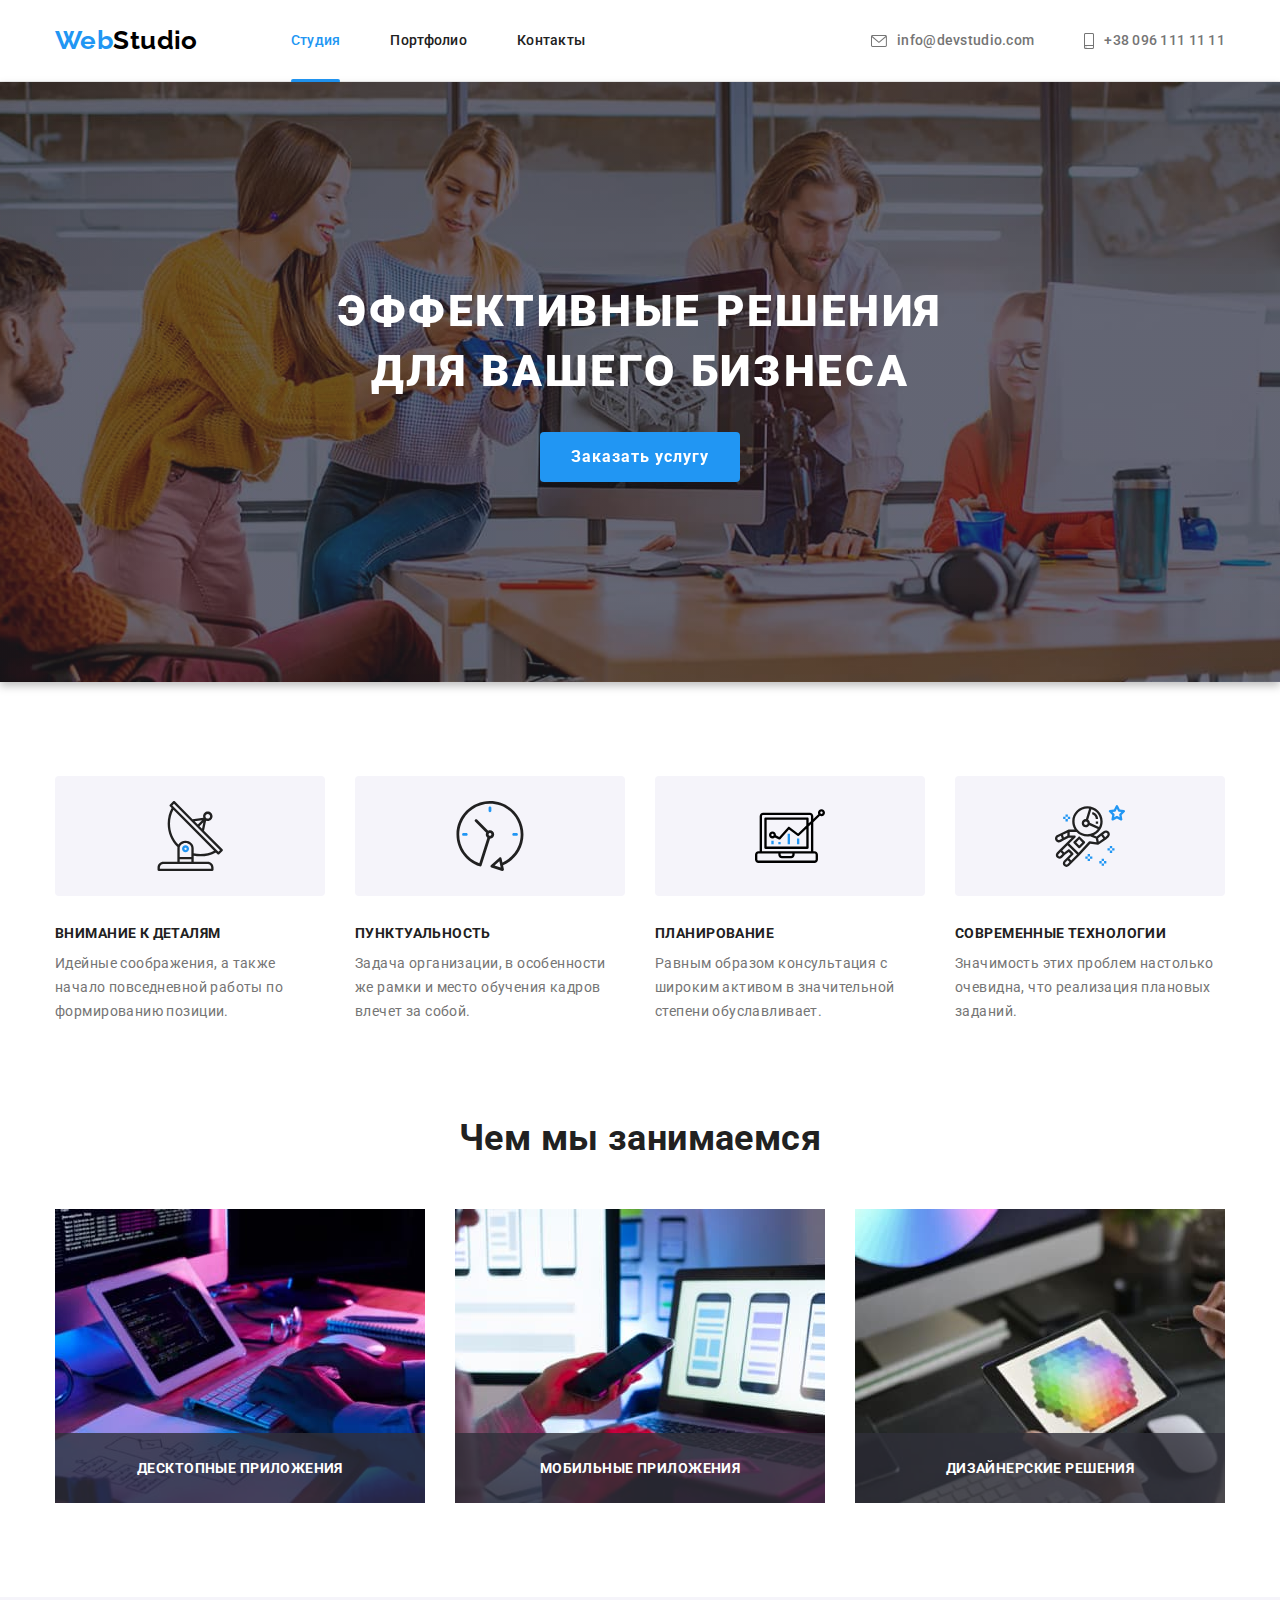
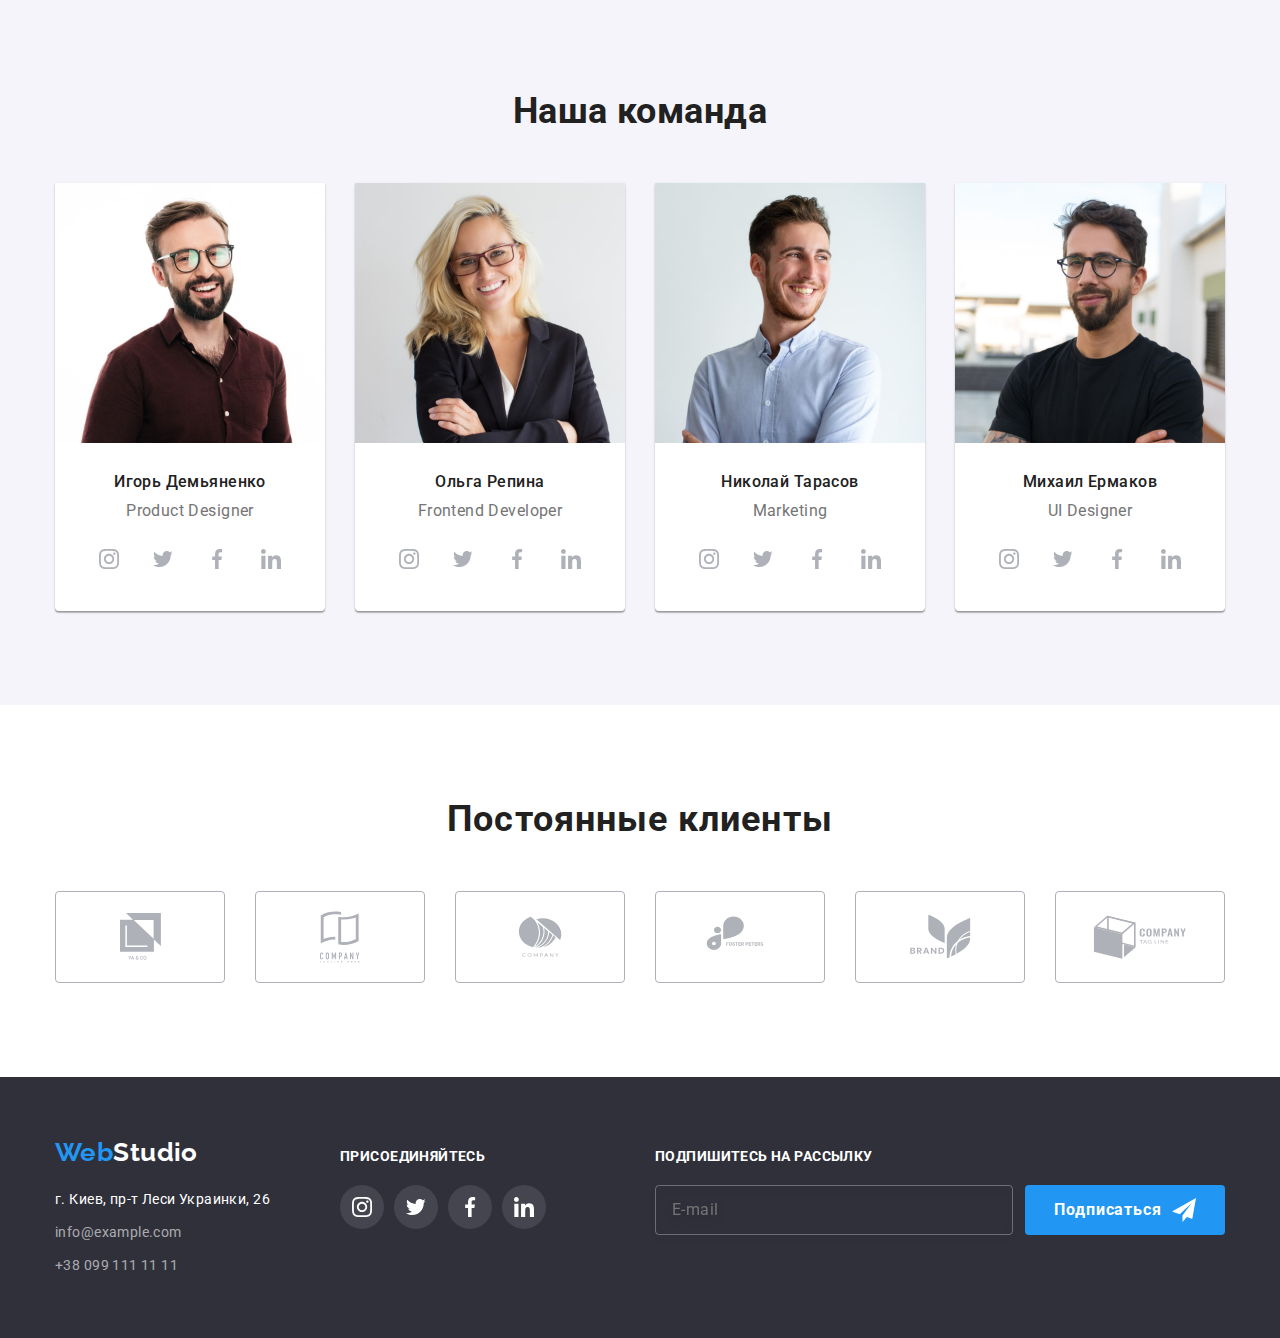
<file: index.html>
<!DOCTYPE html>
<html lang="ru">
  <head>
    <meta charset="UTF-8" />
    <meta http-equiv="X-UA-Compatible" content="IE=edge" />
    <meta name="viewport" content="width=device-width, initial-scale=1.0" />
    <link rel="preconnect" href="https://fonts.googleapis.com" />
    <link rel="preconnect" href="https://fonts.gstatic.com" crossorigin />
    <link
      rel="stylesheet"
      href="https://cdnjs.cloudflare.com/ajax/libs/modern-normalize/1.1.0/modern-normalize.css"
    />
    <link
      href="https://fonts.googleapis.com/css2?family=Raleway:wght@700&family=Roboto:wght@400;500;700;900&display=swap"
      rel="stylesheet"
    />
    <link rel="stylesheet" href="./styles/styles.css" />
    <title>Document</title>
  </head>
  <body>
    <!-- Header -->
    <header class="header">
      <div class="container header-container">
        <nav class="navigation">
          <a href="./index.html" class="logo"
            >Web<span class="logo-studio">Studio</span>
          </a>
          <ul class="nav-links">
            <li class="item">
              <a href="./index.html" class="title current">Студия</a>
            </li>
            <li class="item">
              <a href="./portfolio.html" class="title">Портфолио</a>
            </li>
            <li class="item">
              <a href="" class="title">Контакты</a>
            </li>
          </ul>
        </nav>
        <ul class="nav-links nav-contacts">
          <li class="item nav-contacts-icon">
            <a href="mailto:info@devstudio.com" class="contact">
              <svg class="mail" width="16" height="12">
                <use href="./images/icons.svg#icon-mail-icon"></use>
              </svg>
              info@devstudio.com
            </a>
          </li>
          <li class="item nav-contacts-icon">
            <a href="tel:+380961111111" class="contact">
              <svg class="tel" width="10" height="16">
                <use href="./images/icons.svg#icon-phone-icon"></use>
              </svg>
              +38 096 111 11 11
            </a>
          </li>
        </ul>
      </div>
    </header>
    <!-- Hero Section -->
    <main>
      <section class="hero section">
        <div class="container hero-container">
          <h1 class="title">Эффективные решения для вашего бизнеса</h1>
          <button type="button" data-modal-open class="button">
            Заказать услугу
          </button>
        </div>
      </section>

      <!-- Особености -->
      <section class="benefits section">
        <h2 class="visually-hidden">особенности нашей работы</h2>
        <div class="container">
          <ul class="benefits-list">
            <li class="item benefits-icon">
              <div class="benefits-icon-box">
                <svg class="icon satelite" width="70" height="70">
                  <use href="./images/icons.svg#icon-satelite-icon"></use>
                </svg>
              </div>
              <h3 class="benefits title">Внимание к деталям</h3>
              Идейные соображения, а также начало повседневной работы по
              формированию позиции.
            </li>
            <li class="item benefits-icon">
              <div class="benefits-icon-box">
                <svg class="icon clock" width="70" height="70">
                  <use href="./images/icons.svg#icon-clock-icon"></use>
                </svg>
              </div>
              <h3 class="benefits title">Пунктуальность</h3>
              Задача организации, в особенности же рамки и место обучения кадров
              влечет за собой.
            </li>
            <li class="item benefits-icon">
              <div class="benefits-icon-box">
                <svg class="icon graph" width="70" height="70">
                  <use href="./images/icons.svg#icon-graph-icon"></use>
                </svg>
              </div>
              <h3 class="benefits title">Планирование</h3>
              Равным образом консультация с широким активом в значительной
              степени обуславливает.
            </li>
            <li class="item benefits-icon">
              <div class="benefits-icon-box">
                <svg class="icon astronaut" width="70" height="70">
                  <use href="./images/icons.svg#icon-astronaut-icon"></use>
                </svg>
              </div>
              <h3 class="benefits title">Современные технологии</h3>
              Значимость этих проблем настолько очевидна, что реализация
              плановых заданий.
            </li>
          </ul>
        </div>
      </section>
      <!-- Чем мы занимаемся -->
      <section class="ours-work section">
        <div class="container">
          <h2 class="title">Чем мы занимаемся</h2>
          <ul class="our-works-list">
            <li class="item">
              <img
                src="./images/img-1.jpg"
                width="370"
                alt="Человек работает за компьютером"
              />
              <div class="item-description-bg">
                <p class="our-work-title">Десктопные приложения</p>
              </div>
            </li>
            <li class="item">
              <img
                src="./images/img-2.jpg"
                width="370"
                alt="Человек держит телефон в руке"
              />
              <div class="item-description-bg">
                <p class="our-work-title">Мобильные приложения</p>
              </div>
            </li>
            <li class="item">
              <img
                src="./images/img-3.jpg"
                width="370"
                alt="Человек держит планшет в руке"
              />
              <div class="item-description-bg">
                <p class="our-work-title">Дизайнерские решения</p>
              </div>
            </li>
          </ul>
        </div>
      </section>
      <!--Наша команда-->
      <section class="our-team section">
        <div class="container">
          <h2 class="title">Наша команда</h2>
          <ul class="our-team-list">
            <li class="item card our-team-icon">
              <img
                src="./images/ourteam-1.jpg"
                width="270"
                alt="Игорь Демьяненко"
              />
              <div class="our-team-description">
                <h3 class="name">Игорь Демьяненко</h3>
                <p lang="en" class="profession">Product Designer</p>
                <ul class="our-team-icon-box">
                  <li class="our-team-link">
                    <a href="" class="icon-box">
                      <svg class="icon instagram" width="20" height="20">
                        <use
                          href="./images/icons.svg#icon-instagram-icon"
                        ></use>
                      </svg>
                    </a>
                  </li>
                  <li class="our-team-link">
                    <a href="" class="icon-box">
                      <svg class="icon twitter" width="20" height="20">
                        <use href="./images/icons.svg#icon-twitter-icon"></use>
                      </svg>
                    </a>
                  </li>
                  <li class="our-team-link">
                    <a href="" class="icon-box">
                      <svg class="icon facebook" width="20" height="20">
                        <use href="./images/icons.svg#icon-facebook-icon"></use>
                      </svg>
                    </a>
                  </li>
                  <li class="our-team-link">
                    <a href="" class="icon-box">
                      <svg class="icon linkedin" width="20" height="20">
                        <use href="./images/icons.svg#icon-linkedin-icon"></use>
                      </svg>
                    </a>
                  </li>
                </ul>
              </div>
            </li>
            <li class="item card our-team-icon">
              <img
                src="./images/ourteam-2.jpg"
                width="270"
                alt="Ольга Репина"
              />
              <div class="our-team-description">
                <h3 class="name">Ольга Репина</h3>
                <p lang="en" class="profession">Frontend Developer</p>
                <ul class="our-team-icon-box">
                  <li class="our-team-link">
                    <a href="" class="icon-box">
                      <svg class="icon instagram" width="20" height="20">
                        <use
                          href="./images/icons.svg#icon-instagram-icon"
                        ></use>
                      </svg>
                    </a>
                  </li>
                  <li class="our-team-link">
                    <a href="" class="icon-box">
                      <svg class="icon twitter" width="20" height="20">
                        <use href="./images/icons.svg#icon-twitter-icon"></use>
                      </svg>
                    </a>
                  </li>
                  <li class="our-team-link">
                    <a href="" class="icon-box">
                      <svg class="icon facebook" width="20" height="20">
                        <use href="./images/icons.svg#icon-facebook-icon"></use>
                      </svg>
                    </a>
                  </li>
                  <li class="our-team-link">
                    <a href="" class="icon-box">
                      <svg class="icon linkedin" width="20" height="20">
                        <use href="./images/icons.svg#icon-linkedin-icon"></use>
                      </svg>
                    </a>
                  </li>
                </ul>
              </div>
            </li>
            <li class="item card our-team-icon">
              <img
                src="./images/ourteam-3.jpg"
                width="270"
                alt="Николай Тарасов"
              />
              <div class="our-team-description">
                <h3 class="name">Николай Тарасов</h3>
                <p lang="en" class="profession">Marketing</p>
                <ul class="our-team-icon-box">
                  <li class="our-team-link">
                    <a href="" class="icon-box">
                      <svg class="icon instagram" width="20" height="20">
                        <use
                          href="./images/icons.svg#icon-instagram-icon"
                        ></use>
                      </svg>
                    </a>
                  </li>
                  <li class="our-team-link">
                    <a href="" class="icon-box">
                      <svg class="icon twitter" width="20" height="20">
                        <use href="./images/icons.svg#icon-twitter-icon"></use>
                      </svg>
                    </a>
                  </li>
                  <li class="our-team-link">
                    <a href="" class="icon-box">
                      <svg class="icon facebook" width="20" height="20">
                        <use href="./images/icons.svg#icon-facebook-icon"></use>
                      </svg>
                    </a>
                  </li>
                  <li class="our-team-link">
                    <a href="" class="icon-box">
                      <svg class="icon linkedin" width="20" height="20">
                        <use href="./images/icons.svg#icon-linkedin-icon"></use>
                      </svg>
                    </a>
                  </li>
                </ul>
              </div>
            </li>
            <li class="item card our-team-icon">
              <img
                src="./images/ourteam-4.jpg"
                width="270"
                alt="Михаил Ермаков"
              />
              <div class="our-team-description">
                <h3 class="name">Михаил Ермаков</h3>
                <p lang="en" class="profession">UI Designer</p>
                <ul class="our-team-icon-box">
                  <li class="our-team-link">
                    <a href="" class="icon-box">
                      <svg class="icon instagram" width="20" height="20">
                        <use
                          href="./images/icons.svg#icon-instagram-icon"
                        ></use>
                      </svg>
                    </a>
                  </li>
                  <li class="our-team-link">
                    <a href="" class="icon-box">
                      <svg class="icon twitter" width="20" height="20">
                        <use href="./images/icons.svg#icon-twitter-icon"></use>
                      </svg>
                    </a>
                  </li>
                  <li class="our-team-link">
                    <a href="" class="icon-box">
                      <svg class="icon facebook" width="20" height="20">
                        <use href="./images/icons.svg#icon-facebook-icon"></use>
                      </svg>
                    </a>
                  </li>
                  <li class="our-team-link">
                    <a href="" class="icon-box">
                      <svg class="icon linkedin" width="20" height="20">
                        <use href="./images/icons.svg#icon-linkedin-icon"></use>
                      </svg>
                    </a>
                  </li>
                </ul>
              </div>
            </li>
          </ul>
        </div>
      </section>
      <section class="section clients">
        <div class="container">
          <h2 class="title">Постоянные клиенты</h2>
          <ul class="clients-list">
            <li class="client-box-item">
              <a href="" class="client-link client-icon-box">
                <svg class="icon client-1" width="41" height="47">
                  <use href="./images/icons.svg#icon-client-1-icon"></use>
                </svg>
              </a>
            </li>
            <li class="client-box-item">
              <a href="" class="client-link client-icon-box">
                <svg class="icon client-2" width="40" height="52">
                  <use href="./images/icons.svg#icon-client-2-icon"></use>
                </svg>
              </a>
            </li>
            <li class="client-box-item">
              <a href="" class="client-link client-icon-box">
                <svg class="icon client-3" width="44" height="41">
                  <use href="./images/icons.svg#icon-client-3-icon"></use>
                </svg>
              </a>
            </li>

            <li class="client-box-item">
              <a href="" class="client-link client-icon-box">
                <svg class="icon client-4" width="84" height="41">
                  <use href="./images/icons.svg#icon-client-4-icon"></use>
                </svg>
              </a>
            </li>
            <li class="client-box-item">
              <a href="" class="client-link client-icon-box">
                <svg class="icon client-5" width="63" height="45">
                  <use href="./images/icons.svg#icon-client-5-icon"></use>
                </svg>
              </a>
            </li>
            <li class="client-box-item">
              <a href="" class="client-link client-icon-box">
                <svg class="icon client-6" width="94" height="44">
                  <use href="./images/icons.svg#icon-client-6-icon"></use>
                </svg>
              </a>
            </li>
          </ul>
        </div>
      </section>
    </main>
    <!-- Подвал -->
    <footer class="footer">
      <div class="container">
        <div class="footer-contacts">
          <a href="./index.html" class="logo"
            >Web<span class="logo-studio">Studio</span>
          </a>
          <address class="footer-address">
            <p class="address">г. Киев, пр-т Леси Украинки, 26</p>
            <ul class="footer-links">
              <li class="footer-adress-item">
                <a href="mailto:info@example.com" class="footer-contacts">
                  info@example.com
                </a>
              </li>
              <li class="footer-adress-item">
                <a href="tel:+380991111111" class="footer-contacts">
                  +38 099 111 11 11
                </a>
              </li>
            </ul>
          </address>
        </div>

        <div class="enjoy">
          <strong class="title">присоединяйтесь</strong>
          <ul class="footer-icon-box">
            <li class="footer-link">
              <a href="" class="footer-box">
                <svg class="icon instagram" width="20" height="20">
                  <use href="./images/icons.svg#icon-instagram-icon"></use>
                </svg>
              </a>
            </li>
            <li class="footer-link">
              <a href="" class="footer-box">
                <svg class="icon twitter" width="20" height="20">
                  <use href="./images/icons.svg#icon-twitter-icon"></use>
                </svg>
              </a>
            </li>
            <li class="footer-link">
              <a href="" class="footer-box">
                <svg class="icon facebook" width="20" height="20">
                  <use href="./images/icons.svg#icon-facebook-icon"></use>
                </svg>
              </a>
            </li>
            <li class="footer-link">
              <a href="" class="footer-box">
                <svg class="icon linkedin" width="20" height="20">
                  <use href="./images/icons.svg#icon-linkedin-icon"></use>
                </svg>
              </a>
            </li>
          </ul>
        </div>
        <div class="subscribe">
          <strong class="title">подпишитесь на рассылку</strong>
          <form action="#" name="subscribe" class="subscribe-form">
            <div class="subscribe-boxes">
              <input
                name="subscribe-input"
                class="subscribe-input-mail"
                type="email"
                autocomplete="on"
                placeholder="E-mail"
              />
              <button type="submit" class="button">
                Подписаться<svg class="icon" width="24" height="24">
                  <use href="./images/icons.svg#icon-send"></use>
                </svg>
              </button>
            </div>
          </form>
        </div>
      </div>
    </footer>
    <div data-modal class="backdrop is-hidden">
      <div class="modal">
        <button data-modal-close class="btn-close">
          <svg class="icon-close" width="18" height="18">
            <use href="./images/icons.svg#icon-close"></use>
          </svg>
        </button>
        <b class="callback-title">Оставьте свои данные, мы вам перезвоним</b>
        <form action="#" name="callback" class="callback-form">
          <div class="callback-thumb">
            <label class="callback-pretitle" for="name">Имя</label>
            <div class="callback-input-box">
              <input
                class="callback-input"
                id="name"
                name="name"
                type="text"
                autocomplete="on"
                autofocus
                required
              />
              <svg class="icon" width="18" height="18">
                <use href="./images/icons.svg#icon-person-black"></use>
              </svg>
            </div>
          </div>
          <div class="callback-thumb">
            <label class="callback-pretitle" for="phone">Телефон</label>
            <div class="callback-input-box">
              <input
                class="callback-input"
                id="phone"
                name="phone"
                type="tel"
                autocomplete="on"
                required
              />
              <svg class="icon" width="18" height="18">
                <use href="./images/icons.svg#icon-phone-black"></use>
              </svg>
            </div>
          </div>
          <div class="callback-thumb">
            <label class="callback-pretitle" for="email">Почта</label>
            <div class="callback-input-box">
              <input
                class="callback-input"
                id="email"
                name="email"
                type="email"
                autocomplete="on"
              />
              <svg class="icon" width="18" height="18">
                <use href="./images/icons.svg#icon-email-black"></use>
              </svg>
            </div>
          </div>
          <div class="callback-thumb-comments">
            <label class="callback-pretitle" for="comments">Комментарий</label>
            <textarea
              class="comments"
              name="comments"
              id="comments"
              cols="30"
              rows="7"
              placeholder="Введит текст"
            ></textarea>
          </div>
          <div class="license">
            <label class="license-label"
              ><input
                class="license-checkbox visually-hidden"
                name="license"
                type="checkbox"
              /><span class="checkbox-icon"
                ><svg class="icon-check" width="16" height="15">
                  <use href="./images/icons.svg#icon-check"></use></svg></span
              ><span class="license-agrements"
                >Соглашаюсь с рассылкой и принимаю
                <a href="" class="license-link">Условия договора</a></span
              ></label
            >
          </div>
          <button type="submit" class="button">Отправить</button>
        </form>
      </div>
    </div>
    <script src="./js/modal.js"></script>
  </body>
</html>
</file>
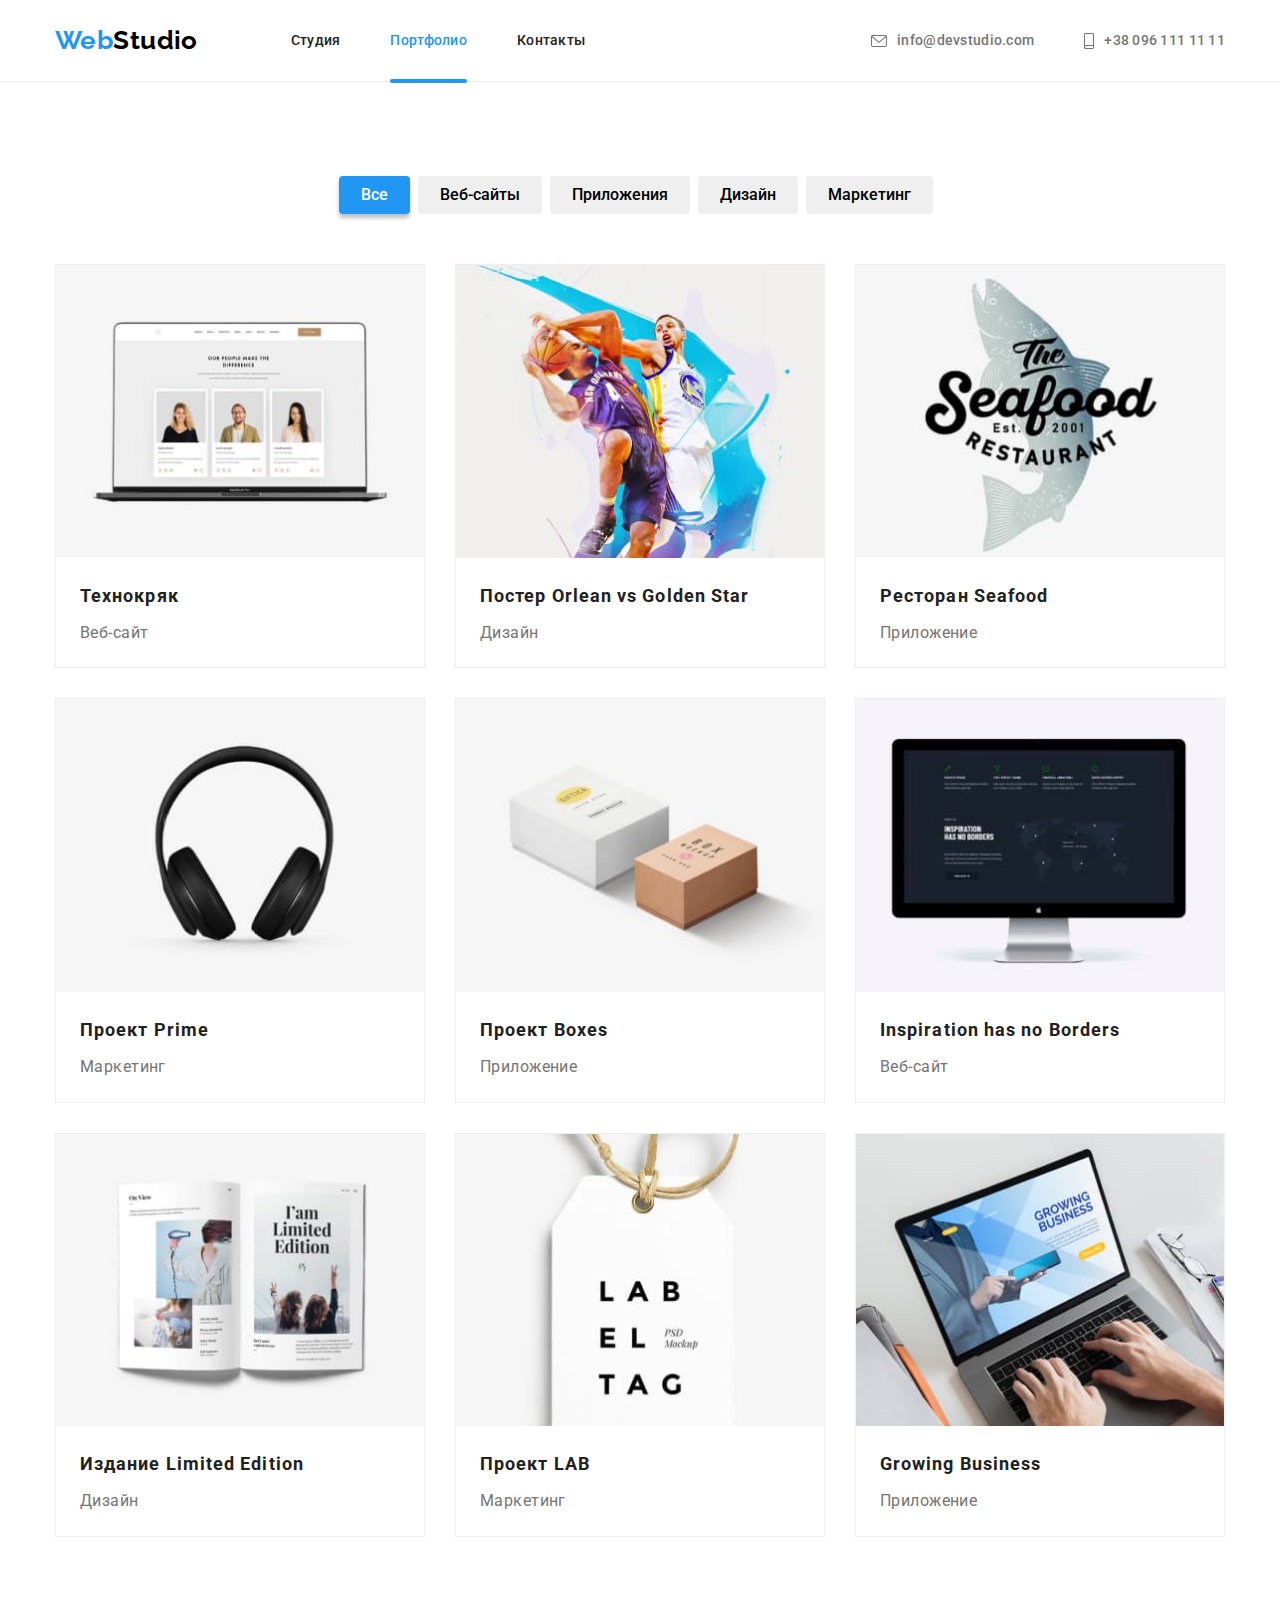
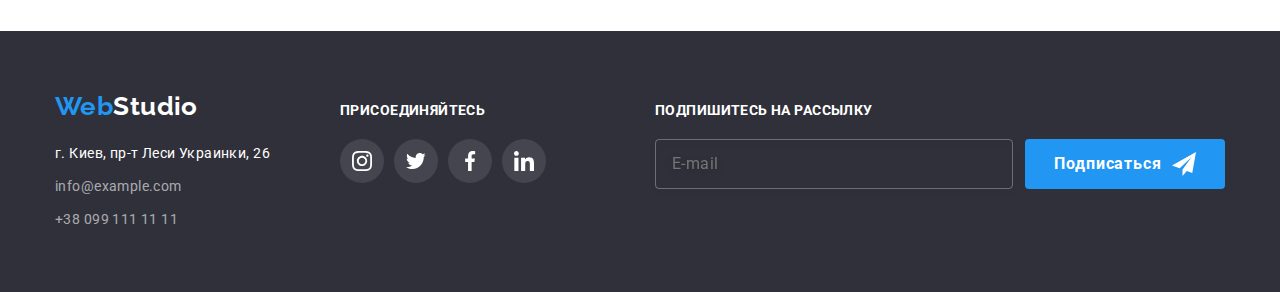
<file: portfolio.html>
<!DOCTYPE html>
<html lang="ru">
  <head>
    <meta charset="UTF-8" />
    <meta http-equiv="X-UA-Compatible" content="IE=edge" />
    <meta name="viewport" content="width=device-width, initial-scale=1.0" />
    <link rel="preconnect" href="https://fonts.googleapis.com" />
    <link rel="preconnect" href="https://fonts.gstatic.com" crossorigin />
    <link
      rel="stylesheet"
      href="https://cdnjs.cloudflare.com/ajax/libs/modern-normalize/1.1.0/modern-normalize.css"
    />
    <link
      href="https://fonts.googleapis.com/css2?family=Raleway:wght@700&family=Roboto:wght@400;500;700;900&display=swap"
      rel="stylesheet"
    />
    <link rel="stylesheet" href="./styles/styles.css" />
    <title>Document</title>
  </head>
  <body>
    <!-- Header -->
    <header class="header">
      <div class="container header-container">
        <nav class="navigation">
          <a href="./index.html" class="logo"
            >Web<span class="logo-studio">Studio</span>
          </a>
          <ul class="nav-links">
            <li class="item">
              <a href="./index.html" class="title">Студия</a>
            </li>
            <li class="item">
              <a href="./portfolio.html" class="title current">Портфолио</a>
            </li>
            <li class="item">
              <a href="" class="title">Контакты</a>
            </li>
          </ul>
        </nav>
        <ul class="nav-links nav-contacts">
          <li class="item nav-contacts-icon">
            <a href="mailto:info@devstudio.com" class="contact">
              <svg class="mail" width="16" height="12">
                <use href="./images/icons.svg#icon-mail-icon"></use>
              </svg>
              info@devstudio.com
            </a>
          </li>
          <li class="item nav-contacts-icon">
            <a href="tel:+380961111111" class="contact">
              <svg class="tel" width="10" height="16">
                <use href="./images/icons.svg#icon-phone-icon"></use>
              </svg>
              +38 096 111 11 11
            </a>
          </li>
        </ul>
      </div>
    </header>
    <!-- Портфолио -->
    <main>
      <!-- Радио кнопки -->
      <section class="radio-buttons section">
        <div class="container">
          <h1 class="visually-hidden">Портфолио</h1>
          <ul class="filter set-of-buttons">
            <li class="filter-item">
              <button type="button" class="filter-button all">Все</button>
            </li>
            <li class="filter-item">
              <button type="button" class="filter-button">Веб-сайты</button>
            </li>
            <li class="filter-item">
              <button type="button" class="filter-button">Приложения</button>
            </li>
            <li class="filter-item">
              <button type="button" class="filter-button">Дизайн</button>
            </li>
            <li class="filter-item">
              <button type="button" class="filter-button">Маркетинг</button>
            </li>
          </ul>
          <!-- Ассортимент -->
          <ul class="positions set-of-cards">
            <li class="item">
              <a href="" class="positions-link">
                <div class="card-slider">
                  <img
                    src="./images/technohryak.jpg"
                    alt="Изображение сайта на ноутбуке"
                    width="370"
                  />
                  <div class="slider-text">
                    <p>
                      Технокряк это современная площадка распространения
                      коронавируса. Компании используют эту платформу для
                      цифрового шпионажа и атак на защищённые сервера
                      конкурентов.
                    </p>
                  </div>
                </div>
                <div class="descriptions">
                  <h2 class="name-of-position">Технокряк</h2>
                  <p class="type-of-position">Веб-сайт</p>
                </div></a
              >
            </li>
            <li class="item">
              <a href="" class="positions-link">
                <div class="card-slider">
                  <img
                    src="./images/poster.jpg"
                    alt="Постер команд нового орлеана и голден старс"
                    width="370"
                  />
                  <div class="slider-text">
                    <p>
                      Технокряк это современная площадка распространения
                      коронавируса. Компании используют эту платформу для
                      цифрового шпионажа и атак на защищённые сервера
                      конкурентов.
                    </p>
                  </div>
                </div>
                <div class="descriptions">
                  <h2 class="name-of-position">
                    Постер
                    <span lang="en">Orlean vs Golden Star</span>
                  </h2>
                  <p class="type-of-position">Дизайн</p>
                </div>
              </a>
            </li>
            <li class="item">
              <a href="" class="positions-link">
                <div class="card-slider">
                  <img
                    src="./images/seafood.jpg"
                    alt="Изображение логотипа ресторана Seafood"
                    width="370"
                  />
                  <div class="slider-text">
                    <p>
                      Технокряк это современная площадка распространения
                      коронавируса. Компании используют эту платформу для
                      цифрового шпионажа и атак на защищённые сервера
                      конкурентов.
                    </p>
                  </div>
                </div>
                <div class="descriptions">
                  <h2 class="name-of-position">
                    Ресторан
                    <span lang="en">Seafood</span>
                  </h2>
                  <p class="type-of-position">Приложение</p>
                </div>
              </a>
            </li>
            <li class="item">
              <a href="" class="positions-link">
                <div class="card-slider">
                  <img
                    src="./images/headphones.jpg"
                    alt="Изображение Наушников"
                    width="370"
                  />
                  <div class="slider-text">
                    <p>
                      Технокряк это современная площадка распространения
                      коронавируса. Компании используют эту платформу для
                      цифрового шпионажа и атак на защищённые сервера
                      конкурентов.
                    </p>
                  </div>
                </div>
                <div class="descriptions">
                  <h2 class="name-of-position">
                    Проект
                    <span lang="en">Prime</span>
                  </h2>
                  <p class="type-of-position">Маркетинг</p>
                </div>
              </a>
            </li>
            <li class="item">
              <a href="" class="positions-link">
                <div class="card-slider">
                  <img
                    src="./images/boxes.jpg"
                    alt="Изображение коробочек"
                    width="370"
                  />
                  <div class="slider-text">
                    <p>
                      Технокряк это современная площадка распространения
                      коронавируса. Компании используют эту платформу для
                      цифрового шпионажа и атак на защищённые сервера
                      конкурентов.
                    </p>
                  </div>
                </div>
                <div class="descriptions">
                  <h2 class="name-of-position">
                    Проект
                    <span lang="en">Boxes</span>
                  </h2>
                  <p class="type-of-position">Приложение</p>
                </div>
              </a>
            </li>
            <li class="item">
              <a href="" class="positions-link">
                <div class="card-slider">
                  <img
                    src="./images/display.jpg"
                    alt="Изображение сайта на экране монитора"
                    width="370"
                  />
                  <div class="slider-text">
                    <p>
                      Технокряк это современная площадка распространения
                      коронавируса. Компании используют эту платформу для
                      цифрового шпионажа и атак на защищённые сервера
                      конкурентов.
                    </p>
                  </div>
                </div>
                <div class="descriptions">
                  <h2 class="name-of-position" lang="en">
                    Inspiration has no Borders
                  </h2>
                  <p class="type-of-position">Веб-сайт</p>
                </div>
              </a>
            </li>
            <li class="item">
              <a href="" class="positions-link">
                <div class="card-slider">
                  <img
                    src="./images/book.jpg"
                    alt="Изображение развернутой книги"
                    width="370"
                  />
                  <div class="slider-text">
                    <p>
                      Технокряк это современная площадка распространения
                      коронавируса. Компании используют эту платформу для
                      цифрового шпионажа и атак на защищённые сервера
                      конкурентов.
                    </p>
                  </div>
                </div>
                <div class="descriptions">
                  <h2 class="name-of-position">
                    Издание
                    <span lang="en">Limited Edition</span>
                  </h2>
                  <p class="type-of-position">Дизайн</p>
                </div>
              </a>
            </li>
            <li class="item">
              <a href="" class="positions-link">
                <div class="card-slider">
                  <img
                    src="./images/label.jpg"
                    alt="Изображение бирки"
                    width="370"
                  />
                  <div class="slider-text">
                    <p>
                      Технокряк это современная площадка распространения
                      коронавируса. Компании используют эту платформу для
                      цифрового шпионажа и атак на защищённые сервера
                      конкурентов.
                    </p>
                  </div>
                </div>
                <div class="descriptions">
                  <h2 class="name-of-position">
                    Проект
                    <span lang="en">LAB</span>
                  </h2>
                  <p class="type-of-position">Маркетинг</p>
                </div>
              </a>
            </li>
            <li class="item">
              <a href="" class="positions-link">
                <div class="card-slider">
                  <img
                    src="./images/notebook.jpg"
                    alt="Человек работает за ноутбуком"
                    width="370"
                  />
                  <div class="slider-text">
                    <p>
                      Технокряк это современная площадка распространения
                      коронавируса. Компании используют эту платформу для
                      цифрового шпионажа и атак на защищённые сервера
                      конкурентов.
                    </p>
                  </div>
                </div>
                <div class="descriptions">
                  <h2 class="name-of-position" lang="en">Growing Business</h2>
                  <p class="type-of-position">Приложение</p>
                </div>
              </a>
            </li>
          </ul>
        </div>
      </section>
    </main>
    <!-- Подвал -->
    <footer class="footer">
      <div class="container">
        <div class="footer-contacts">
          <a href="./index.html" class="logo"
            >Web<span class="logo-studio">Studio</span>
          </a>
          <address class="footer-address">
            <p class="address">г. Киев, пр-т Леси Украинки, 26</p>
            <ul class="footer-links">
              <li class="footer-adress-item">
                <a href="mailto:info@example.com" class="footer-contacts">
                  info@example.com
                </a>
              </li>
              <li class="footer-adress-item">
                <a href="tel:+380991111111" class="footer-contacts">
                  +38 099 111 11 11
                </a>
              </li>
            </ul>
          </address>
        </div>

        <div class="enjoy">
          <strong class="title">присоединяйтесь</strong>
          <ul class="footer-icon-box">
            <li class="footer-link">
              <a href="" class="footer-box">
                <svg class="icon instagram" width="20" height="20">
                  <use href="./images/icons.svg#icon-instagram-icon"></use>
                </svg>
              </a>
            </li>
            <li class="footer-link">
              <a href="" class="footer-box">
                <svg class="icon twitter" width="20" height="20">
                  <use href="./images/icons.svg#icon-twitter-icon"></use>
                </svg>
              </a>
            </li>
            <li class="footer-link">
              <a href="" class="footer-box">
                <svg class="icon facebook" width="20" height="20">
                  <use href="./images/icons.svg#icon-facebook-icon"></use>
                </svg>
              </a>
            </li>
            <li class="footer-link">
              <a href="" class="footer-box">
                <svg class="icon linkedin" width="20" height="20">
                  <use href="./images/icons.svg#icon-linkedin-icon"></use>
                </svg>
              </a>
            </li>
          </ul>
        </div>
        <div class="subscribe">
          <strong class="title">подпишитесь на рассылку</strong>
          <form action="#" name="subscribe" class="subscribe-form">
            <div class="subscribe-boxes">
              <input
                name="subscribe-input"
                class="subscribe-input-mail"
                type="email"
                autocomplete="on"
                placeholder="E-mail"
              />
              <button type="submit" class="button">
                Подписаться<svg class="icon" width="24" height="24">
                  <use href="./images/icons.svg#icon-send"></use>
                </svg>
              </button>
            </div>
          </form>
        </div>
      </div>
    </footer>
  </body>
</html>
</file>
<file: styles/styles.css>
/* primary logo color #000000 */
/* secondary logo color #2196F3 */
/* background footer #2f303a */
:root {
  --brand-primary-color: #2196f3;
  --brand-secondary-color: #000000;
  --body-color: #757575;
  --background-color: #2f303a;
  --title-color: #212121;
  --white-color: #ffffff;
  --our-team-color: #f5f4fa;
  --second-button-color: #188ce8;
  --border-cards-color: #eeeeee;
  --border-header-color: #ececec;
  --icons-first-color: #afb1b8;
  --cubic-bezier-first: cubic-bezier(0.4, 0, 0.2, 1);
  --transition-timing: 250ms;
}
/* .az {
  display: flex;
  flex-wrap: wrap;
  margin-bottom: -30px;
  margin-left: -30px;
}
.azz {
  flex-basis: calc(100% / 3 - 30);
  margin-bottom: 30px;
  margin-left: 30px;
} */
p,
h1,
h2,
h3,
h4,
h5,
h6 {
  margin: 0;
}
ul {
  margin: 0;
  padding: 0;
}
.container {
  margin-left: auto;
  margin-right: auto;
  width: 1200px;
  padding-left: 15px;
  padding-right: 15px;
  /* border: 2px dashed tomato; */
}
.visually-hidden {
  position: absolute;
  clip: rect(0 0 0 0);
  width: 1px;
  height: 1px;
  margin: -1px;
}
.section {
  padding-top: 94px;
  padding-bottom: 94px;
}

button {
  cursor: pointer;
}
img {
  display: block;
  max-width: 100%;
  height: auto;
}
address {
  font-style: normal;
}
.nav-links,
.benefits-list,
.our-works-list,
.our-team-list,
.footer-links,
.filter,
.positions,
.clients-list,
.our-team-icon-box,
.footer-icon-box {
  list-style: none;
}
.nav-contacts-icon,
.benefits-icon {
  content: "";
}

body {
  color: var(--body-color);
  font-family: "Roboto", "sans-serif";
  font-size: 14px;
  letter-spacing: 0.03em;
}

.nav-links .title:hover,
.nav-links .title:focus,
.header .contact:hover,
.header .contact:focus,
.footer-contacts:hover,
.footer-contacts:focus {
  color: var(--brand-primary-color);
}
.title,
.name,
.name-of-position {
  color: var(--title-color);
}

.nav-links .title,
.header .contact,
.footer-contacts {
  transition: color var(--transition-timing) var(--cubic-bezier-first);
}
.hero .button,
.subscribe .button {
  transition: background-color var(--transition-timing)
    var(--cubic-bezier-first);
}
.icon-box {
  transition: color var(--transition-timing) var(--cubic-bezier-first),
    background-color var(--transition-timing) var(--cubic-bezier-first);
}

.footer-box {
  transition: background-color var(--transition-timing)
    var(--cubic-bezier-first);
}

.client-icon-box {
  transition: color var(--transition-timing) var(--cubic-bezier-first),
    border-color var(--transition-timing) var(--cubic-bezier-first);
}
.filter .filter-button {
  transition: color var(--transition-timing) var(--cubic-bezier-first),
    background-color var(--transition-timing) var(--cubic-bezier-first),
    box-shadow var(--transition-timing) var(--cubic-bezier-first);
}
.set-of-cards .positions-link {
  transition: box-shadow var(--transition-timing) var(--cubic-bezier-first);
}
/* --------------------------------HEADER------------------------------ */
.logo {
  display: block;
  color: var(--brand-primary-color);
  font-family: "Raleway";
  font-weight: 700;
  font-size: 26px;
  line-height: 1.2;
  text-decoration: none;
}
.navigation {
  display: flex;
  align-items: center;
}
.navigation .logo {
  padding: 25px 0;
}
.nav-links {
  display: flex;
  align-items: center;
  margin-left: 93px;
}
.nav-contacts {
  margin-left: auto;
}
.nav-links .title {
  text-decoration: none;
  padding: 32px 0px;
}
.header {
  border-bottom: 1px solid var(--border-header-color);
  padding-bottom: 0px;
}
.header-container {
  display: flex;
  align-items: center;
}
.logo .logo-studio {
  color: var(--brand-secondary-color);
}
.nav-links .item {
  display: flex;
  margin-left: 50px;
  position: relative;
}
.nav-links .item:first-child {
  margin-left: 0;
}
.current::after {
  content: "";
  display: block;
  width: 100%;
  height: 4px;
  border-radius: 2px;
  background-color: var(--brand-primary-color);
  position: absolute;
  left: 0;
  bottom: -2px;
}

.nav-links .item .contact {
  display: flex;
  padding: 32px 0;
  align-items: center;
}
.header .contact {
  color: var(--body-color);
  text-decoration: none;
}

.nav-contacts-icon .mail,
.nav-contacts-icon .tel {
  margin-right: 10px;
  fill: currentColor;
}
.navigation .title,
.header .contact {
  font-weight: 500;
  line-height: 1.14;
  letter-spacing: 0.02em;
}
/* --------------------------------HERO-------------------------------- */
.hero-container .title {
  max-width: 696px;
  margin: 0 auto;
}
.hero {
  max-width: 1600px;
  background-image: linear-gradient(
      to right,
      rgba(47, 48, 58, 0.4),
      rgba(47, 48, 58, 0.4)
    ),
    url(../images/hero-bg.jpg);
  border-image-width: 1600px;
  background-repeat: no-repeat;
  background-position: center;
  background-size: cover;
  margin-left: auto;
  margin-right: auto;
  text-align: center;
  padding: 200px 0;
  filter: drop-shadow(0px 4px 4px rgba(0, 0, 0, 0.25));
}
.hero .title {
  color: var(--white-color);
  font-weight: 900;
  font-size: 44px;
  line-height: 1.36;
  text-align: center;
  letter-spacing: 0.06em;
  text-transform: uppercase;
  margin-bottom: 30px;
}
.button {
  width: 200px;
  height: 50px;
  color: var(--white-color);
  background-color: var(--brand-primary-color);
  border: transparent;
  border-radius: 4px;
}
.hero .button:hover,
.hero .button:focus,
.subscribe .button:hover,
.subscribe .button:focus {
  color: var(--white-color);
  background-color: var(--second-button-color);
}
.hero .button {
  display: block;
  font-weight: 700;
  font-size: 16px;
  line-height: 1.87;
  letter-spacing: 0.06em;
  margin-left: auto;
  margin-right: auto;
}
/* --------------------------------BENEFITS-------------------------------- */
.benefits {
  font-size: 14px;
  letter-spacing: 0.03em;
}

.benefits-list {
  display: flex;
}
.benefits-list .item {
  max-width: 270px;
  margin-left: 30px;
}
.benefits-icon-box {
  display: flex;
  width: 270px;
  height: 120px;
  justify-content: center;
  align-items: center;
  background: var(--our-team-color);
  border-radius: 4px;
  margin-bottom: 30px;
}

.benefits-list .item:first-child {
  margin-left: 0;
}
.benefits .item {
  line-height: 1.71;
}

.benefits .title {
  font-weight: 700;
  line-height: 1.14;
  text-transform: uppercase;
  margin-bottom: 10px;
}
/* --------------------------------OUR WORKS-------------------------------- */
.ours-work {
  padding-top: 0;
}
.ours-work .title {
  margin-bottom: 50px;
}
.our-works-list {
  display: flex;
  flex-wrap: wrap;
}
.our-works-list .item {
  margin-left: 30px;
  position: relative;
}
.our-works-list .item:nth-child(3n + 1) {
  margin-left: 0;
}

.item-description-bg {
  display: flex;
  align-items: center;
  justify-content: center;
  width: 100%;
  height: 70px;
  background: rgba(47, 48, 58, 0.8);
  position: absolute;
  bottom: 0;
  left: 0;
}

.ours-work .title,
.our-team .title,
.clients .title,
.our-work-title {
  font-weight: 700;
  font-size: 36px;
  line-height: 1.16;
  text-align: center;
}
.our-work-title {
  font-family: Roboto;
  font-size: 14px;
  letter-spacing: 0.03em;
  text-transform: uppercase;
  color: var(--white-color);
}
/* --------------------------------OUR TEAM-------------------------------- */
.our-team {
  background-color: var(--our-team-color);
  margin-bottom: 0;
}
.card {
  background: var(--white-color);
  box-shadow: 0px 1px 3px rgba(0, 0, 0, 0.12), 0px 1px 1px rgba(0, 0, 0, 0.14),
    0px 2px 1px rgba(0, 0, 0, 0.2);
  border-radius: 0px 0px 4px 4px;
}
.our-team .title {
  margin-bottom: 50px;
}
.our-team-list {
  display: flex;
  flex-wrap: wrap;
}
.our-team-list .item {
  max-width: 270px;
  margin-left: 30px;
}
.our-team-list .item:nth-child(4n + 1) {
  margin-left: 0;
}
.our-team-description {
  display: flex;
  flex-direction: column;
  padding: 30px 32px;
  align-items: center;
}
.our-team .name {
  font-weight: 500;
  font-size: 16px;
  line-height: 1.18;
  text-align: center;
}
.our-team .profession {
  font-size: 16px;
  line-height: 1.18;
  text-align: center;
  margin-top: 10px;
}
.our-team-icon-box {
  display: flex;
  width: 206px;
  height: 44px;
  margin-top: 16px;

  justify-content: space-between;
}
.icon-box {
  display: flex;
  align-items: center;
  justify-content: center;
  border-radius: 50%;
  min-width: 44px;
  min-height: 44px;
  color: var(--icons-first-color);
}
.icon-box .icon {
  fill: currentColor;
}

.icon-box:hover,
.icon-box:focus {
  background-color: var(--brand-primary-color);
  color: var(--white-color);
}

/* --------------------------------CLIENTS-------------------------------- */
.clients .title {
  margin-bottom: 50px;
  letter-spacing: 0.03em;
}

.clients-list {
  display: flex;
}

.client-box-item {
  display: flex;
  align-items: center;
  justify-content: center;
  width: 170px;
  height: 92px;
}
.client-box-item + .client-box-item {
  margin-left: 30px;
}
.client-icon-box {
  display: flex;
  align-items: center;
  justify-content: center;
  width: 100%;
  height: 100%;
  color: var(--icons-first-color);
  border: 1px solid var(--icons-first-color);
  border-radius: 4px;
}
.client-icon-box .icon {
  fill: currentColor;
}
.client-box-item:hover,
.client-box-item:focus,
.client-icon-box:hover,
.client-icon-box:focus {
  border-color: var(--brand-primary-color);
  color: var(--brand-primary-color);
}

/* --------------------------------PORTFOLIO-------------------------------- */
.set-of-buttons,
.set-of-cards {
  display: flex;
}
.filter {
  justify-content: center;
  align-content: center;
  margin-bottom: 50px;
}
.filter-item {
  margin-right: 8px;
}

.filter-button {
  border: hidden;
  border-radius: 4px;
  padding: 6px 22px;
}
.filter .filter-button {
  cursor: pointer;
  font-size: 16px;
  font-weight: 500;
  line-height: 1.62;
  font-family: "Roboto", "sans-serif";
}
.filter .filter-button:hover,
.filter .filter-button:focus,
.filter .filter-button.all {
  color: var(--white-color);
  background-color: var(--brand-primary-color);
  box-shadow: 0px 4px 4px rgba(0, 0, 0, 0.25);
}
.positions {
  flex-wrap: wrap;
}
.positions .item {
  border: 1px solid var(--border-cards-color);
}

.set-of-cards {
  margin: -15px;
}

.positions-link {
  text-decoration: none;
  display: block;
}
.card-slider {
  position: relative;
  overflow: hidden;
}

.slider-text {
  position: absolute;
  top: 0;
  left: 0;

  width: 100%;
  height: 100%;
  padding: 63px 24px;
  background: rgba(33, 150, 243, 0.9);

  font-family: Roboto;
  font-size: 18px;
  line-height: 1.56;
  letter-spacing: 0.03em;
  color: var(--white-color);

  transform: translateY(101%);
  pointer-events: none;
  transition: transform var(--transition-timing) var(--cubic-bezier-first);
}

.set-of-cards .positions-link:hover,
.set-of-cards .positions-link:focus {
  box-shadow: 0px 1px 1px rgba(0, 0, 0, 0.12), 0px 4px 4px rgba(0, 0, 0, 0.06),
    1px 4px 6px rgba(0, 0, 0, 0.16);
}
.positions-link:hover .slider-text,
.positions-link:focus .slider-text {
  transform: translateY(0);
  transition: transform var(--transition-timing) var(--cubic-bezier-first);
}
.set-of-cards .item {
  min-width: 370px;
  min-height: 404px;
  flex-basis: calc((100% - 30px * 3) / 3);
  margin: 15px;
}

.set-of-cards .descriptions {
  padding: 20px 24px;
  color: var(--body-color);
}
.name-of-position {
  font-weight: 700;
  font-size: 18px;
  line-height: 2;
  letter-spacing: 0.06em;
  margin-bottom: 4px;
}
.type-of-position {
  font-size: 16px;
  line-height: 1.87;
}

/* --------------------------------FOOTER-------------------------------- */
.footer {
  background-color: var(--background-color);
  padding: 60px 0;
}
.footer .container {
  display: flex;
  align-items: baseline;
}
.footer .logo {
  color: var(--brand-primary-color);
  margin-bottom: 20px;
}
.footer .logo-studio {
  color: var(--white-color);
}
.address {
  display: block;
  margin-bottom: 9px;
}
.footer-adress-item {
  display: block;
  margin-bottom: 9px;
}
.footer-adress-item:last-child {
  margin-bottom: 0px;
}
.footer-address {
  color: var(--white-color);
  font-style: normal;
  line-height: 1.71;
}
.footer-contacts {
  color: rgba(255, 255, 255, 0.6);
  line-height: 1.71;
  text-decoration: none;
}
.footer .enjoy {
  display: flex;
  flex-wrap: wrap;
  width: 206px;
  margin-left: 70px;
  align-content: space-between;
}
.footer .enjoy .title,
.footer .subscribe .title {
  font-family: Roboto;
  font-weight: 700;
  font-size: 14px;
  line-height: 1.14;
  letter-spacing: 0.03em;
  margin-bottom: 20px;
  text-transform: uppercase;
  color: var(--white-color);
}
.footer-icon-box {
  display: flex;
  width: 206px;
  height: 44px;
  justify-content: space-between;
}
.footer-box {
  display: flex;
  align-items: center;
  justify-content: center;
  background: rgba(255, 255, 255, 0.1);
  border-radius: 50%;
  width: 100%;
  height: 100%;
  color: var(--white-color);
}
.footer-box .icon {
  fill: currentColor;
}

.footer-box:hover,
.footer-box:focus {
  background-color: var(--brand-primary-color);
}
.footer-icon-box .footer-link {
  width: 44px;
  height: 44px;
}
.subscribe {
  display: flex;
  flex-direction: column;
  margin-left: auto;
}
.subscribe-boxes {
  display: flex;
  align-items: center;
  justify-content: center;
}
.subscribe-input-mail {
  background-color: transparent;
  width: 358px;
  height: 50px;
  border: 1px solid rgba(255, 255, 255, 0.3);
  filter: drop-shadow(0px 4px 4px rgba(0, 0, 0, 0.15));
  border-radius: 4px;
  padding: 15px 16px;

  font-size: 16px;
  line-height: 1.25;
  letter-spacing: 0.03em;

  color: rgba(255, 255, 255, 0.6);
}
.subscribe .button {
  display: flex;
  align-items: center;
  justify-content: center;
  margin-left: 12px;
  font-weight: 700;
  font-size: 16px;
  line-height: 1.87;
  letter-spacing: 0.06em;
}

.subscribe .icon {
  margin-left: 10px;
}

/* --------------------------------COLOR OF LINK-------------------------------- */
.current {
  color: var(--brand-primary-color);
}
/* --------------------------------MODAL WINDOW-------------------------------- */
.backdrop {
  position: fixed;
  top: 0;
  left: 0;
  width: 100vw;
  height: 100vh;

  background: rgba(0, 0, 0, 0.2);

  transition: transform 250ms linear;
  transform: scaleX(1) scaleY(1);
}

.backdrop.is-hidden {
  opacity: 0;
  pointer-events: none;
  visibility: visible;
  transition: transform 250ms linear, opacity 250ms linear;
  transform: scaleX(0) scaleY(0);
}
.modal {
  position: absolute;
  top: 50%;
  left: 50%;
  transform: translate(-50%, -50%);

  width: 528px;
  height: 581px;
  padding: 40px;

  background: var(--white-color);
  box-shadow: 0px 1px 3px rgba(0, 0, 0, 0.12), 0px 1px 1px rgba(0, 0, 0, 0.14),
    0px 2px 1px rgba(0, 0, 0, 0.2);
  border-radius: 4px;
}

.btn-close {
  position: absolute;
  top: 8px;
  right: 8px;
  width: 30px;
  height: 30px;
  border-radius: 50%;
  border: 1px solid rgba(0, 0, 0, 0.1);

  display: flex;
  background-color: var(--white-color);
  align-items: center;
  justify-content: center;
}

.callback-title {
  display: inline-block;
  font-weight: 700;
  font-size: 20px;
  line-height: 1.15;
  letter-spacing: 0.03em;

  color: var(--title-color);
  margin-bottom: 12px;
}
.callback-pretitle {
  font-size: 12px;
  line-height: 1.16;
  letter-spacing: 0.01em;
  margin-bottom: 4px;
}

.callback-thumb,
.callback-thumb-comments {
  display: flex;
  flex-direction: column;
  color: var(--title-color);
  margin-bottom: 10px;
}

.callback-input-box .callback-input,
.comments {
  border: 1px solid rgba(33, 33, 33, 0.2);
  box-sizing: border-box;
  border-radius: 4px;
  padding: 5px 10px;
  outline-width: 0px;
}
.callback-thumb-comments {
  margin-bottom: 20px;
}
.comments {
  resize: none;
  transition: border-color var(--transition-timing) var(--cubic-bezier-first);
}
.callback-input-box {
  position: relative;
}
.callback-thumb .icon,
.callback-thumb-comments .icon {
  position: absolute;
  top: 50%;
  left: 12px;
  transform: translate(0, -50%);
  fill: currentColor;
  transition: color var(--transition-timing) var(--cubic-bezier-first);
}
.callback-input-box .callback-input {
  width: 100%;
  height: 40px;
  padding-left: 42px;
  transition: color var(--transition-timing) var(--cubic-bezier-first);
  transition: border-color var(--transition-timing) var(--cubic-bezier-first);
}

.icon-close {
  fill: currentColor;
}

.btn-close:hover,
.btn-close:focus {
  color: var(--brand-primary-color);
}
.callback-input-box > .callback-input:focus,
.callback-thumb-comments > .comments:focus {
  transition: border-color var(--transition-timing) var(--cubic-bezier-first);
  border-color: var(--brand-primary-color);
}
.callback-input:focus + .icon {
  transition: color var(--transition-timing) var(--cubic-bezier-first);
  color: var(--brand-primary-color);
}

.callback-form .button {
  display: block;
  margin-left: auto;
  margin-right: auto;
  transition: box-shadow var(--transition-timing) var(--cubic-bezier-first);
}
.callback-form .button:hover,
.callback-form .button:focus {
  transition: box-shadow var(--transition-timing) var(--cubic-bezier-first);
  box-shadow: 0px 4px 4px rgba(0, 0, 0, 0.15);
}
.license {
  margin-bottom: 30px;
}
.license-label {
  display: flex;
  justify-content: center;
  align-items: center;
}

.license-link {
  display: inline-block;
  color: var(--brand-primary-color);
}
.license-agrements {
  line-height: 1.71;
}
.checkbox-icon {
  /* display: inline-block;
  width: 16px;
  height: 15px; */

  border: 2px solid var(--title-color);
  border-radius: 2px;

  margin-right: 7px;
  display: flex;
  align-items: center;
  justify-content: center;
  cursor: pointer;

  /* background-color: var(--white-color);
  background-image: url("../images/check.svg"); */
  /* background-size: contain;
  background-origin: border-box; */
}
.license-checkbox:focus + .checkbox-icon,
.license-checkbox:hover + .checkbox-icon {
  border-color: var(--brand-primary-color);
}

.license-checkbox:checked + .checkbox-icon {
  background-color: var(--brand-primary-color);
  border-color: transparent;
}
</file>
